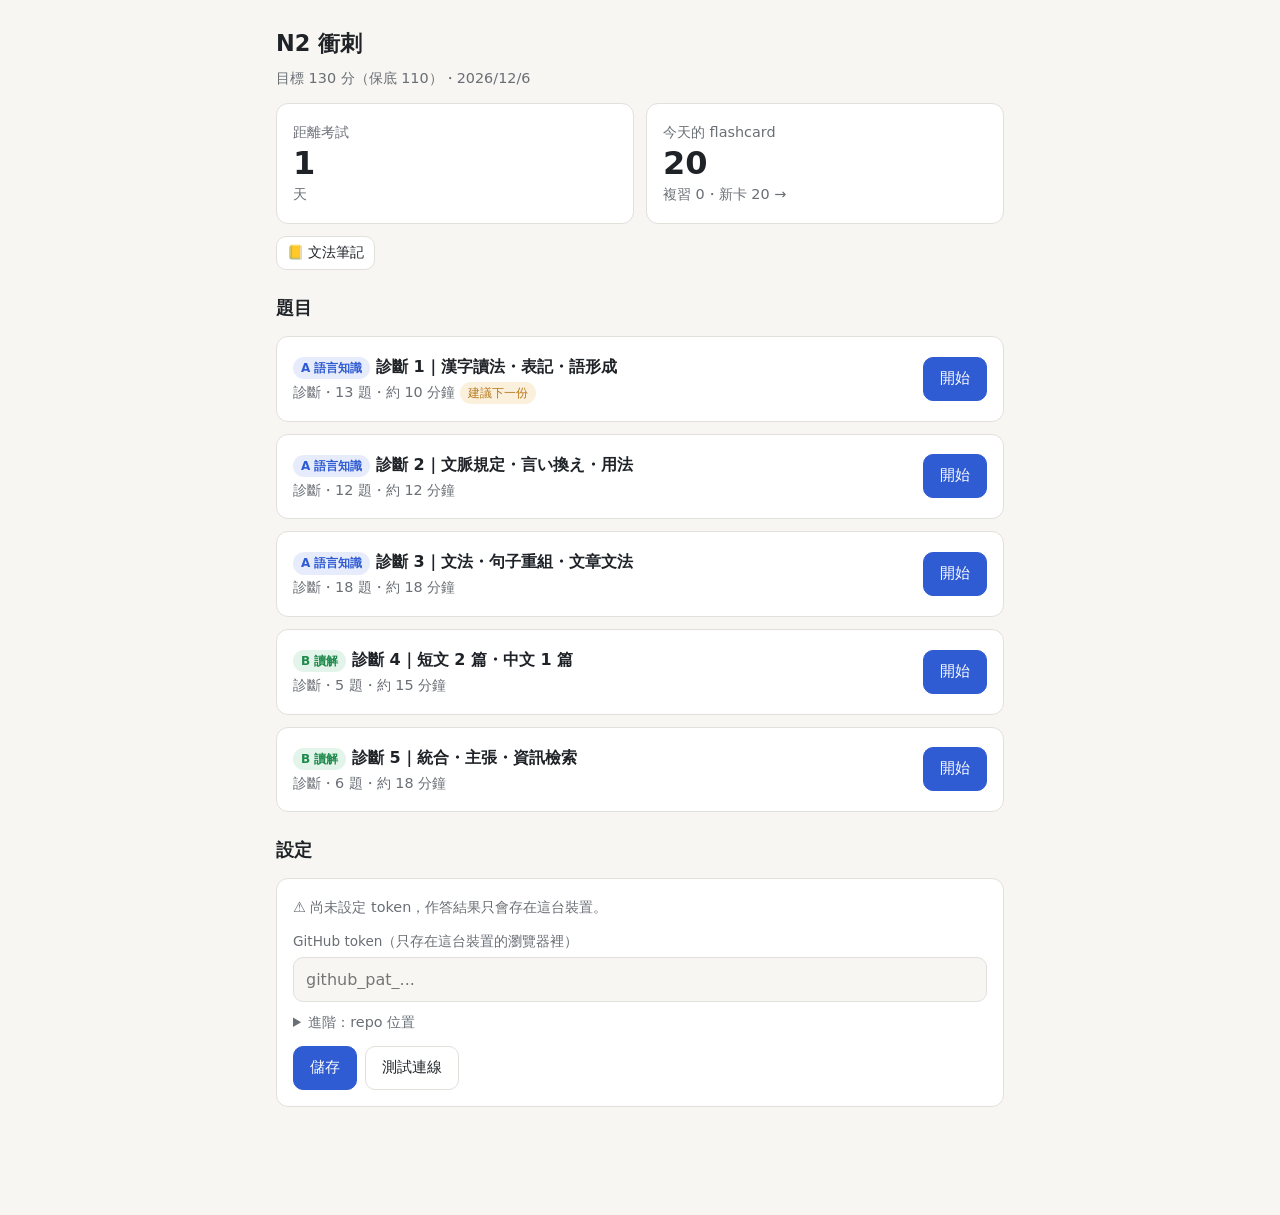
<file: index.html>
<!doctype html>
<html lang="ja">
<head>
<meta charset="utf-8">
<meta name="viewport" content="width=device-width, initial-scale=1, viewport-fit=cover">
<title>N2 衝刺</title>
<link rel="stylesheet" href="assets/style.css">
</head>
<body>
<div class="wrap">
  <h1>N2 衝刺</h1>
  <div class="muted">目標 130 分（保底 110）・2026/12/6</div>

  <div class="hero">
    <div class="card stat">
      <div class="muted">距離考試</div>
      <div class="num" id="days">–</div>
      <div class="muted">天</div>
    </div>
    <a class="card stat" href="cards.html" style="text-decoration:none;color:inherit">
      <div class="muted">今天的 flashcard</div>
      <div class="num" id="due">–</div>
      <div class="muted" id="due-detail">張待複習 →</div>
    </a>
  </div>

  <div class="row">
    <a class="btn small" href="https://github.com/shps961421-lang/n2-learning/blob/main/notes/grammar-notes.md">📒 文法筆記</a>
  </div>

  <div id="pending-box" class="card hidden">
    <div><b>有 <span id="pending-n"></span> 份作答結果還沒上傳</b></div>
    <div class="muted" id="pending-reason">按下面按鈕重新上傳。</div>
    <div class="row" style="margin-top:8px"><button class="btn primary" id="flush">重新上傳</button></div>
  </div>

  <h2>題目</h2>
  <div id="quizzes"><div class="muted">載入中…</div></div>

  <h2>設定</h2>
  <div class="card">
    <div id="token-status" class="muted"></div>
    <label for="token">GitHub token（只存在這台裝置的瀏覽器裡）</label>
    <input type="password" id="token" autocomplete="off" placeholder="github_pat_...">
    <details style="margin-top:8px">
      <summary class="muted">進階：repo 位置</summary>
      <label for="owner">owner</label>
      <input type="text" id="owner">
      <label for="repo">repo</label>
      <input type="text" id="repo">
    </details>
    <div class="row" style="margin-top:12px">
      <button class="btn primary" id="save">儲存</button>
      <button class="btn" id="test">測試連線</button>
    </div>
  </div>
</div>

<script src="assets/common.js"></script>
<script src="assets/srs.js"></script>
<script>
const TYPE_LABEL = { diagnostic: '診斷', daily: '每日', weekly: '週模考', mock: '模考', official: '官方' };
const CAT_LABEL = { A: 'A 語言知識', B: 'B 讀解', M: '模考' };

function renderConfig() {
  const cfg = getConfig();
  document.getElementById('owner').value = cfg.owner;
  document.getElementById('repo').value = cfg.repo;
  document.getElementById('token').value = cfg.token;
  document.getElementById('token-status').textContent = cfg.token
    ? '✓ 已設定 token，作答結果會自動上傳。'
    : '⚠ 尚未設定 token，作答結果只會存在這台裝置。';
}

document.getElementById('save').onclick = () => {
  saveConfig({
    owner: document.getElementById('owner').value.trim(),
    repo: document.getElementById('repo').value.trim(),
    token: document.getElementById('token').value.trim(),
  });
  renderConfig();
  toast('已儲存');
  if (Pending.list().length) Pending.flush().then(() => { renderPending(); loadQuizzes(); });
  else loadQuizzes();
};

document.getElementById('test').onclick = async () => {
  try {
    await GH.testConnection();
    toast('✓ 連線成功，可以寫入');
  } catch (e) {
    toast('✗ ' + e.message, 4000);
  }
};

document.getElementById('flush').onclick = async () => {
  const n = await Pending.flush();
  toast(Pending.list().length ? '✗ 上傳失敗，原因寫在上面' : `✓ 已上傳 ${n} 份`, 4000);
  renderPending();
  loadQuizzes();
};

function renderPending() {
  const n = Pending.list().length;
  document.getElementById('pending-box').classList.toggle('hidden', n === 0);
  document.getElementById('pending-n').textContent = n;
  const err = Pending.lastError();
  document.getElementById('pending-reason').textContent = err
    ? `原因：${err}。處理好之後按下面按鈕重新上傳。`
    : '按下面按鈕重新上傳。';
}

async function loadQuizzes() {
  const box = document.getElementById('quizzes');
  let list;
  try {
    list = await fetchJson('quizzes/index.json');
  } catch (e) {
    box.innerHTML = '';
    box.append(el('div', { class: 'card' }, '讀取題目清單失敗：' + e.message));
    return;
  }

  // 完成狀態：GitHub 上的結果 + 本機紀錄；同時找出最近一次做的是 A 還是 B
  const done = {};
  const catOf = Object.fromEntries(list.map(q => [q.id, q.cat]));
  let lastCat = null, lastStamp = '';
  try {
    for (const f of await GH.listDir('results')) {
      const [id, st] = f.name.replace(/\.json$/, '').split('__');
      if (!st) continue;
      done[id] = (done[id] || 0) + 1;
      if (st > lastStamp && catOf[id]) { lastStamp = st; lastCat = catOf[id]; }
    }
  } catch (e) {}
  for (const id of store.get('n2.doneLocal', [])) done[id] = done[id] || 1;
  const localLast = store.get('n2.lastDone', null);
  if (localLast && stamp(new Date(localLast.at)) > lastStamp) lastCat = localLast.cat;

  const todo = list.filter(q => !done[q.id]);
  const finished = list.filter(q => done[q.id]);
  const wantCat = lastCat === 'A' ? 'B' : lastCat === 'B' ? 'A' : null;
  const suggested = todo.find(q => store.get('n2.quiz.' + q.id, null))
    || (wantCat && todo.find(q => q.cat === wantCat))
    || todo[0];

  function item(q) {
    const inProgress = store.get('n2.quiz.' + q.id, null);
    let status;
    if (done[q.id]) status = el('span', { class: 'badge ok' }, '已完成');
    else if (inProgress) status = el('span', { class: 'badge warn' }, '作答中');
    else if (q === suggested) status = el('span', { class: 'badge warn' }, '建議下一份');
    else status = null;
    return el('div', { class: 'card quiz-item' },
      el('div', { class: 'grow' },
        el('div', { class: 'title' },
          q.cat ? el('span', { class: 'badge' + (q.cat === 'B' ? ' ok' : '') }, CAT_LABEL[q.cat] || q.cat) : null, ' ', q.title),
        el('div', { class: 'muted' },
          `${TYPE_LABEL[q.type] || q.type}・${q.count} 題` + (q.timeLimitMin ? `・約 ${q.timeLimitMin} 分鐘` : '') + ' ',
          status)),
      el('a', { class: 'btn ' + (done[q.id] ? '' : 'primary'), href: `quiz.html?id=${encodeURIComponent(q.id)}` },
        done[q.id] ? '再看一次' : inProgress ? '繼續' : '開始'));
  }

  box.innerHTML = '';
  if (!todo.length) box.append(el('div', { class: 'card muted' }, '題目都做完了！回到電腦說「檢討」，就會出新的題目。'));
  if (suggested) box.append(item(suggested));
  todo.filter(q => q !== suggested).forEach(q => box.append(item(q)));
  if (finished.length) {
    const det = el('details', { style: 'margin-top:12px' }, el('summary', { class: 'muted' }, `已完成（${finished.length}）`));
    finished.slice().reverse().forEach(q => det.append(item(q)));
    box.append(det);
  }
}

async function loadDue() {
  try {
    const deck = await fetchJson('cards/deck.json');
    const state = SRS.loadLocal();
    const q = SRS.buildQueue(deck, state);
    document.getElementById('due').textContent = q.due.length + q.fresh.length;
    document.getElementById('due-detail').textContent = `複習 ${q.due.length}・新卡 ${q.fresh.length} →`;
  } catch (e) {}
}

document.getElementById('days').textContent = daysUntilExam();
renderConfig();
renderPending();
loadQuizzes();
loadDue();
if (Pending.list().length) Pending.flush().then(() => { renderPending(); loadQuizzes(); });
</script>
</body>
</html>
</file>
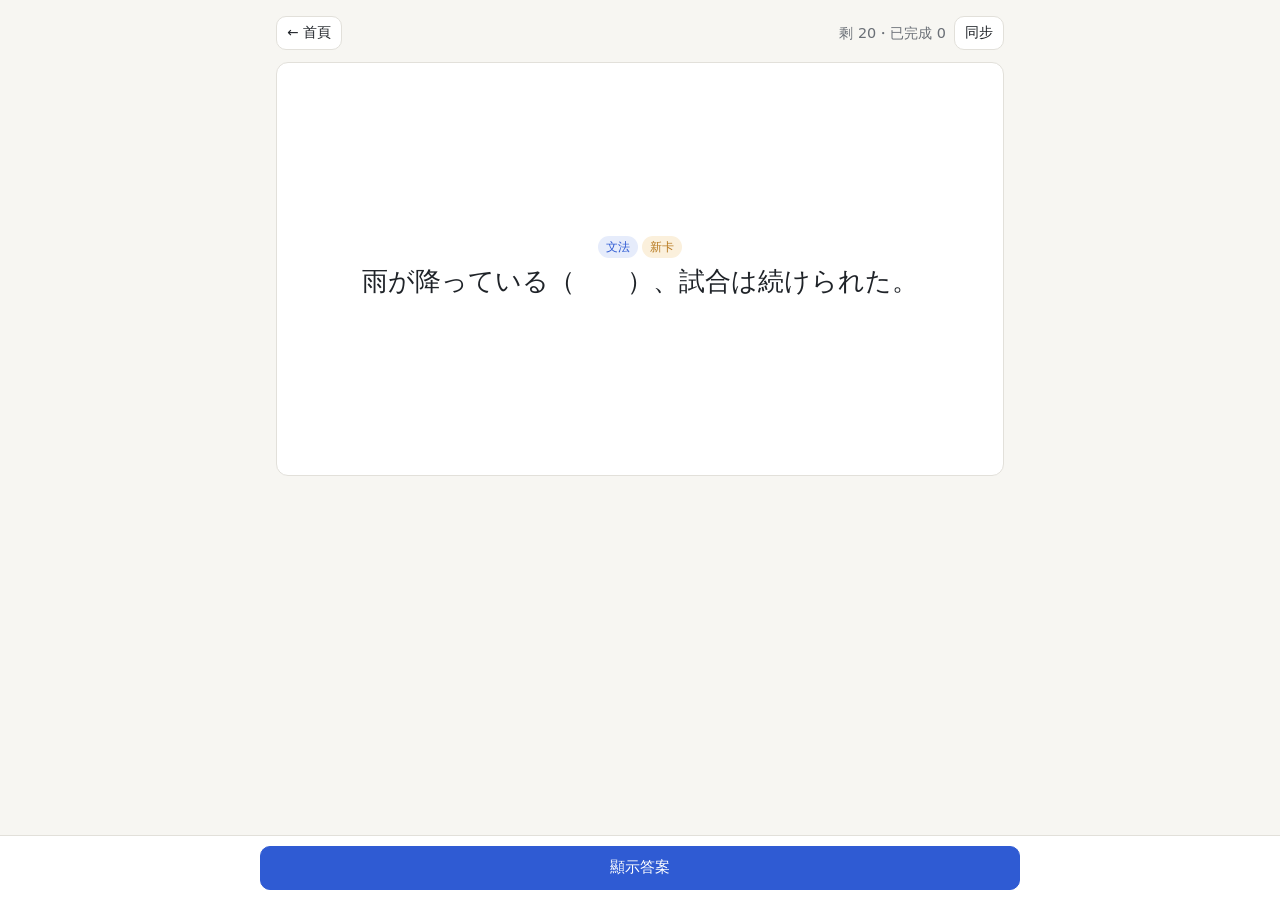
<file: cards.html>
<!doctype html>
<html lang="ja">
<head>
<meta charset="utf-8">
<meta name="viewport" content="width=device-width, initial-scale=1, viewport-fit=cover">
<title>N2 Flashcard</title>
<link rel="stylesheet" href="assets/style.css">
</head>
<body>
<div class="wrap">
  <div class="row">
    <a href="index.html" class="btn small">← 首頁</a>
    <div class="grow"></div>
    <span class="muted" id="counter"></span>
    <button class="btn small" id="sync">同步</button>
  </div>

  <div id="stage"><div class="card muted">載入中…</div></div>
</div>

<div class="bottombar" id="bar"><div class="inner" id="bar-inner"></div></div>

<script src="assets/common.js"></script>
<script src="assets/srs.js"></script>
<script>
const TYPE_LABEL = { grammar: '文法', 'vocab-read': '讀音', 'vocab-write': '寫法' };
let deck = [], state, queue = [], current = null, shown = false, reviewedSinceSync = 0, done = 0;

async function doSync(silent) {
  try {
    const r = await SRS.sync();
    state = SRS.loadLocal();
    reviewedSinceSync = 0;
    if (!silent) toast(r.ok ? '✓ 已同步' : r.reason === 'no-token' ? '未設定 token，只存在本機' : '同步衝突，請再試一次');
  } catch (e) {
    if (!silent) toast('同步失敗：' + e.message, 4000);
  }
}

document.getElementById('sync').onclick = () => doSync(false);
document.addEventListener('visibilitychange', () => {
  if (document.visibilityState === 'hidden' && reviewedSinceSync > 0) doSync(true);
});

function counter() {
  document.getElementById('counter').textContent = `剩 ${queue.length + (current ? 1 : 0)}・已完成 ${done}`;
}

function next() {
  current = queue.shift() || null;
  shown = false;
  render();
}

function render() {
  counter();
  const stage = document.getElementById('stage');
  const bar = document.getElementById('bar-inner');
  stage.innerHTML = '';
  bar.innerHTML = '';

  if (!current) {
    stage.append(el('div', { class: 'card fc' },
      el('div', { class: 'front' }, '🎉'),
      el('p', {}, done ? `今天的卡片完成了（${done} 張）` : '目前沒有需要複習的卡片'),
      el('p', { class: 'muted' }, '明天再來。')));
    bar.append(el('a', { class: 'btn primary', href: 'index.html' }, '回首頁'));
    if (reviewedSinceSync > 0) doSync(true);
    return;
  }

  const s = state.cards[current.id];
  const isNew = !s;
  const card = el('div', { class: 'card fc' },
    el('div', { class: 'muted' },
      el('span', { class: 'badge' }, TYPE_LABEL[current.type] || current.type), ' ',
      isNew ? el('span', { class: 'badge warn' }, '新卡') : null),
    el('div', { class: 'front', html: current.front }));
  if (shown) card.append(el('div', { class: 'back', html: current.back }));
  stage.append(card);

  if (!shown) {
    bar.append(el('button', { class: 'btn primary', onclick: () => { shown = true; render(); } }, '顯示答案'));
  } else {
    const rate = el('div', { class: 'rate grow' });
    [['again', 0, '忘了'], ['hard', 1, '模糊'], ['good', 2, '記得']].forEach(([cls, r, label]) => {
      rate.append(el('button', { class: 'btn ' + cls, onclick: () => answer(r) },
        label, el('small', {}, SRS.previewLabel(s, r))));
    });
    bar.append(rate);
  }
}

function answer(rating) {
  const prev = state.cards[current.id];
  if (!prev) {
    const today = localDateKey();
    state.newByDay[today] = (state.newByDay[today] || 0) + 1;
  }
  state.cards[current.id] = SRS.schedule(prev, rating);
  SRS.saveLocal(state);
  reviewedSinceSync++;
  if (rating === 0) queue.push(current); // 忘了的卡片本輪最後再出現一次
  else done++;
  if (reviewedSinceSync >= 10) doSync(true);
  next();
}

(async () => {
  try {
    deck = await fetchJson('cards/deck.json');
  } catch (e) {
    document.getElementById('stage').innerHTML = '';
    document.getElementById('stage').append(el('div', { class: 'card' }, '讀取卡片失敗：' + e.message));
    return;
  }
  await doSync(true);
  state = SRS.loadLocal();
  const q = SRS.buildQueue(deck, state);
  queue = [...q.due, ...q.fresh];
  next();
})();
</script>
</body>
</html>
</file>
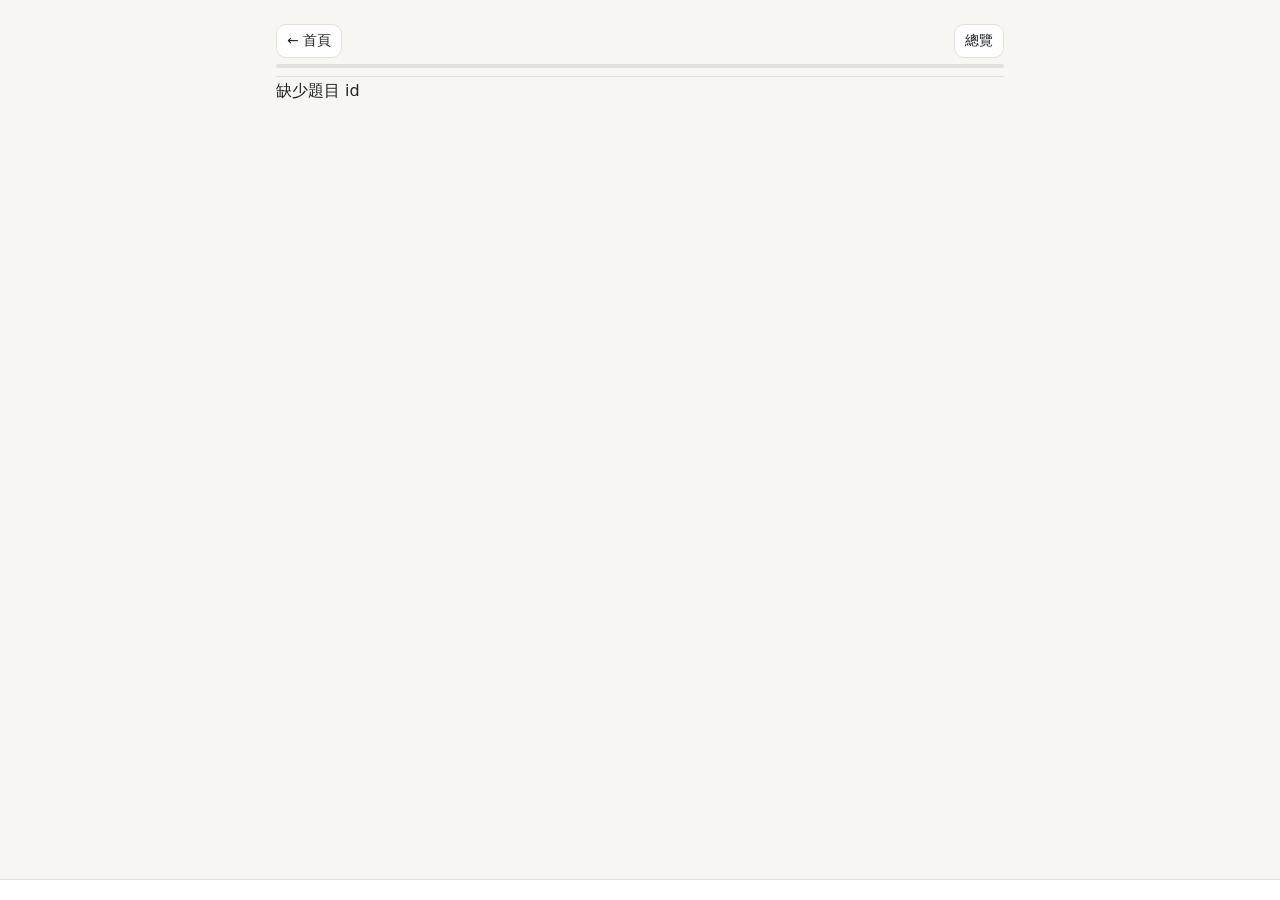
<file: quiz.html>
<!doctype html>
<html lang="ja">
<head>
<meta charset="utf-8">
<meta name="viewport" content="width=device-width, initial-scale=1, viewport-fit=cover">
<title>N2 作答</title>
<link rel="stylesheet" href="assets/style.css">
</head>
<body>
<div class="wrap">
  <div class="topbar" id="topbar">
    <div class="row">
      <a href="index.html" class="btn small">← 首頁</a>
      <div class="grow"></div>
      <span class="muted" id="pos"></span>
      <span class="timer muted" id="timer"></span>
      <button class="btn small" id="overview-btn">總覽</button>
    </div>
    <div class="progress"><div id="bar-fill" style="width:0"></div></div>
  </div>
  <div id="main"><div class="card muted">載入中…</div></div>
</div>

<div class="bottombar" id="bottombar"><div class="inner" id="bottom"></div></div>

<script src="assets/common.js"></script>
<script>
const CONF = [['sure', '確定'], ['guess', '猜的'], ['unknown', '不會']];
const CONF_LABEL = Object.fromEntries(CONF);
const FOCUS = [['focused', '很專注', 'sure'], ['ok', '還好', 'guess'], ['drifted', '後半段分心', 'unknown']];
const quizId = new URLSearchParams(location.search).get('id');
const KEY = 'n2.quiz.' + quizId;
const RESULT_KEY = 'n2.result.' + quizId;

let quiz, flat = [], st, view = 'question', shownAt = null, timerHandle = null;

// ---------- 狀態 ----------
function saveState() { store.set(KEY, st); }

function startClock() {
  shownAt = Date.now();
}
function stopClock() {
  if (shownAt == null || !flat[st.current]) return;
  const q = flat[st.current];
  const a = st.answers[q.id] || (st.answers[q.id] = { choice: null, confidence: null, timeMs: 0 });
  a.timeMs += Date.now() - shownAt;
  shownAt = null;
  saveState();
}

document.addEventListener('visibilitychange', () => {
  if (view !== 'question') return;
  if (document.visibilityState === 'hidden') {
    stopClock();
    st.activeMs = (st.activeMs || 0) + (Date.now() - (st.resumedAt || Date.now()));
    st.resumedAt = null;
    saveState();
  } else {
    st.resumedAt = Date.now();
    startClock();
  }
});

function activeMs() {
  return (st.activeMs || 0) + (st.resumedAt ? Date.now() - st.resumedAt : 0);
}

function tickTimer() {
  const t = document.getElementById('timer');
  const sec = activeMs() / 1000;
  const limit = (quiz.timeLimitMin || 0) * 60;
  t.textContent = limit ? `${fmtDuration(sec)} / ${quiz.timeLimitMin}:00` : fmtDuration(sec);
  t.classList.toggle('over', !!limit && sec > limit);
}

// ---------- 作答畫面 ----------
function goTo(i) {
  stopClock();
  st.current = Math.max(0, Math.min(flat.length - 1, i));
  saveState();
  view = 'question';
  render();
  startClock();
  window.scrollTo(0, 0);
}

function answered(q) {
  const a = st.answers[q.id];
  return a && a.choice != null && a.confidence != null;
}

function render() {
  const main = document.getElementById('main');
  const bottom = document.getElementById('bottom');
  main.innerHTML = '';
  bottom.innerHTML = '';
  const nDone = flat.filter(answered).length;
  document.getElementById('bar-fill').style.width = (nDone / flat.length * 100) + '%';
  document.getElementById('pos').textContent = view === 'question' ? `${st.current + 1} / ${flat.length}` : `${nDone} / ${flat.length}`;

  if (view === 'overview') return renderOverview(main, bottom);

  const q = flat[st.current];
  const sec = quiz.sections[q._s];
  const a = st.answers[q.id] || {};

  main.append(el('div', { class: 'section-title' }, sec.title));
  if (sec.instructions) main.append(el('div', { class: 'instructions' }, sec.instructions));
  if (sec.audio) main.append(el('audio', { controls: true, src: sec.audio, style: 'width:100%;margin-top:8px' }));
  if (sec.passage) main.append(el('div', { class: 'passage', html: sec.passage }));
  if (q.audio) main.append(el('audio', { controls: true, src: q.audio, style: 'width:100%;margin-top:8px' }));

  main.append(el('div', { class: 'prompt', html: q.prompt }));

  const choices = el('div', { class: 'choices' });
  q.choices.forEach((c, i) => {
    choices.append(el('button', {
      class: 'choice' + (a.choice === i ? ' selected' : ''),
      onclick: () => { setAnswer(q, 'choice', i); },
    }, el('span', { class: 'n' }, String(i + 1)), el('span', { html: c })));
  });
  main.append(choices);

  const conf = el('div', { class: 'confidence' });
  CONF.forEach(([k, label]) => {
    conf.append(el('button', {
      class: 'btn' + (a.confidence === k ? ' selected' : ''),
      'data-c': k,
      onclick: () => { setAnswer(q, 'confidence', k); },
    }, label));
  });
  main.append(el('div', { class: 'muted', style: 'margin-top:14px' }, '把握程度'));
  main.append(conf);

  bottom.append(el('button', { class: 'btn', disabled: st.current === 0, onclick: () => goTo(st.current - 1) }, '← 上一題'));
  if (st.current < flat.length - 1) {
    bottom.append(el('button', { class: 'btn primary', onclick: () => goTo(st.current + 1) }, '下一題 →'));
  } else {
    bottom.append(el('button', { class: 'btn primary', onclick: () => { stopClock(); view = 'overview'; render(); } }, '檢查並交卷'));
  }
}

function setAnswer(q, field, value) {
  const a = st.answers[q.id] || (st.answers[q.id] = { choice: null, confidence: null, timeMs: 0 });
  a[field] = value;
  saveState();
  // 兩者都選好就自動跳下一題
  const autoNext = a.choice != null && a.confidence != null && field === 'confidence' && st.current < flat.length - 1;
  if (autoNext) setTimeout(() => goTo(st.current + 1), 180);
  else render();
}

function renderOverview(main, bottom) {
  const missing = flat.filter(q => !answered(q)).length;
  main.append(el('h2', {}, '總覽'));
  main.append(el('div', { class: 'muted' }, missing ? `還有 ${missing} 題沒有完成（沒選答案或沒選把握程度）。點題號可以回去作答。` : '全部完成了，可以交卷。'));
  const grid = el('div', { class: 'grid-nav', style: 'margin-top:12px' });
  flat.forEach((q, i) => {
    grid.append(el('button', { class: (answered(q) ? 'done' : '') + (i === st.current ? ' current' : ''), onclick: () => goTo(i) }, String(i + 1)));
  });
  main.append(el('div', { class: 'card' }, grid));

  const submitBtn = el('button', { class: 'btn primary', disabled: !st.focus, onclick: submit }, '確定交卷');
  const focusRow = el('div', { class: 'confidence' });
  FOCUS.forEach(([k, label, c]) => {
    focusRow.append(el('button', {
      class: 'btn' + (st.focus === k ? ' selected' : ''), 'data-c': c,
      onclick: () => {
        st.focus = k;
        saveState();
        focusRow.querySelectorAll('.btn').forEach(b => b.classList.toggle('selected', b.textContent === label));
        submitBtn.disabled = false;
      },
    }, label));
  });
  const confirmBox = el('div', { class: 'card hidden', id: 'confirm' },
    el('div', {}, missing ? `確定要交卷嗎？沒完成的 ${missing} 題會算錯。` : '確定要交卷嗎？'),
    el('div', { class: 'muted', style: 'margin-top:10px' }, '這次專注度如何？'),
    focusRow,
    el('div', { class: 'row', style: 'margin-top:10px' },
      el('button', { class: 'btn', onclick: () => confirmBox.classList.add('hidden') }, '取消'),
      submitBtn));
  main.append(confirmBox);

  bottom.append(el('button', { class: 'btn', onclick: () => goTo(st.current) }, '← 回去作答'));
  bottom.append(el('button', { class: 'btn primary', onclick: () => { confirmBox.classList.remove('hidden'); confirmBox.scrollIntoView({ behavior: 'smooth' }); } }, '交卷'));
}

// ---------- 交卷 ----------
async function submit() {
  stopClock();
  const now = new Date();
  const answers = flat.map(q => {
    const a = st.answers[q.id] || {};
    const gradable = q.answer != null;
    return {
      qid: q.id, tag: q.tag, topic: q.topic || null, blindspot: q.blindspot || null,
      choice: a.choice ?? null, answer: q.answer ?? null,
      correct: gradable ? a.choice === q.answer : null,
      confidence: a.confidence || null,
      timeSec: Math.round((a.timeMs || 0) / 1000),
    };
  });
  const graded = answers.filter(a => a.correct != null);
  const result = {
    quizId, title: quiz.title, cat: quiz.cat || null, focus: st.focus || null,
    startedAt: st.startedAt, submittedAt: now.toISOString(), device: deviceLabel(),
    totalTimeSec: Math.round(activeMs() / 1000),
    score: graded.filter(a => a.correct).length, graded: graded.length, total: answers.length,
    answers,
  };

  const path = `results/${quizId}__${stamp(now)}.json`;
  const text = JSON.stringify(result, null, 1);
  Pending.add({ path, text, message: `result: ${quizId} ${result.score}/${result.graded}` });
  store.set(RESULT_KEY, result);
  store.remove(KEY);
  const doneLocal = store.get('n2.doneLocal', []);
  if (!doneLocal.includes(quizId)) store.set('n2.doneLocal', [...doneLocal, quizId]);
  if (quiz.cat) store.set('n2.lastDone', { id: quizId, cat: quiz.cat, at: now.toISOString() });

  view = 'result';
  clearInterval(timerHandle);
  renderResult(result, '上傳中…');

  await Pending.flush();
  const status = Pending.list().some(p => p.path === path)
    ? `⚠ 上傳失敗，結果先存在這台裝置。原因：${Pending.lastError() || '不明'}。處理好之後到首頁按「重新上傳」。`
    : '✓ 已上傳到 GitHub，回家說「檢討」就可以了。';
  renderResult(result, status);
}

function renderResult(result, uploadStatus) {
  document.getElementById('topbar').classList.add('hidden');
  const main = document.getElementById('main');
  const bottom = document.getElementById('bottom');
  main.innerHTML = '';
  bottom.innerHTML = '';

  main.append(el('h1', {}, quiz.title));
  const pct = result.graded ? Math.round(result.score / result.graded * 100) : 0;
  main.append(el('div', { class: 'card' },
    result.graded
      ? el('div', { class: 'score-big' }, `${result.score} / ${result.graded}`, el('span', { class: 'muted', style: 'font-size:1rem;margin-left:8px' }, `${pct}%`))
      : el('div', {}, '這份是答案卡，會在檢討時對答案。'),
    el('div', { class: 'muted' }, `用時 ${fmtDuration(result.totalTimeSec)}`),
    el('div', { style: 'margin-top:8px' }, uploadStatus)));

  // 各題型統計
  const byTag = {};
  result.answers.forEach(a => {
    const t = byTag[a.tag] || (byTag[a.tag] = { n: 0, ok: 0, lucky: 0, time: 0 });
    t.n++; t.time += a.timeSec;
    if (a.correct) t.ok++;
    if (a.correct && a.confidence !== 'sure') t.lucky++;
  });
  if (result.graded) {
    const tbody = el('tbody');
    for (const [tag, t] of Object.entries(byTag)) {
      tbody.append(el('tr', {},
        el('td', {}, tag),
        el('td', { class: 'num' }, `${t.ok}/${t.n}`),
        el('td', { class: 'num' }, t.lucky ? String(t.lucky) : '–'),
        el('td', { class: 'num' }, `${Math.round(t.time / t.n)}s`)));
    }
    main.append(el('h2', {}, '各題型'));
    main.append(el('div', { class: 'card table-scroll' }, el('table', { class: 'stats' },
      el('thead', {}, el('tr', {}, el('th', {}, '題型'), el('th', {}, '答對'), el('th', {}, '猜對'), el('th', {}, '平均時間'))),
      tbody)));
  }

  // 逐題簡易解
  let onlyIssues = true;
  const list = el('div');
  const toggle = el('button', { class: 'btn small' });
  function drawList() {
    list.innerHTML = '';
    toggle.textContent = onlyIssues ? '顯示全部題目' : '只看錯題和猜對';
    flat.forEach((q, i) => {
      const a = result.answers[i];
      const lucky = a.correct && a.confidence !== 'sure';
      if (onlyIssues && result.graded && a.correct && !lucky) return;
      const cls = a.correct == null ? '' : !a.correct ? 'wrong' : lucky ? 'lucky' : 'right';
      const mine = a.choice == null ? '（未作答）' : `${a.choice + 1}. ${q.choices[a.choice]}`;
      const box = el('div', { class: 'card rev ' + cls },
        el('div', { class: 'muted' }, `第 ${i + 1} 題・${q.tag}・`, el('span', {}, CONF_LABEL[a.confidence] || '未標記'), `・${a.timeSec}s`),
        el('div', { class: 'prompt', style: 'font-size:1.05rem;margin:6px 0', html: q.prompt }),
        el('div', { class: 'ans', html: `你的答案：${mine}` }));
      if (q.answer != null) {
        box.append(el('div', { class: 'ans', html: `正確答案：<b>${q.answer + 1}. ${q.choices[q.answer]}</b>` }));
      }
      if (q.explain) box.append(el('div', { class: 'explain', html: q.explain }));
      list.append(box);
    });
    if (!list.children.length) list.append(el('div', { class: 'card muted' }, '全部答對而且都有把握 🎉'));
  }
  toggle.onclick = () => { onlyIssues = !onlyIssues; drawList(); };
  main.append(el('div', { class: 'row', style: 'margin-top:24px' }, el('h2', { class: 'grow', style: 'margin:0' }, '簡易解'), toggle));
  main.append(list);
  drawList();

  bottom.append(el('a', { class: 'btn primary', href: 'index.html' }, '回首頁'));
  bottom.append(el('button', { class: 'btn', onclick: retake }, '重新作答'));
}

function retake() {
  store.remove(RESULT_KEY);
  location.reload();
}

// ---------- 啟動 ----------
(async () => {
  if (!quizId) { document.getElementById('main').textContent = '缺少題目 id'; return; }
  try {
    quiz = await fetchJson(`quizzes/${quizId}.json`);
  } catch (e) {
    document.getElementById('main').textContent = '讀取題目失敗：' + e.message;
    return;
  }
  document.title = quiz.title;
  quiz.sections.forEach((s, si) => s.questions.forEach(q => flat.push({ ...q, _s: si })));

  const prevResult = store.get(RESULT_KEY, null);
  if (prevResult) {
    view = 'result';
    renderResult(prevResult, Pending.list().some(p => p.path.includes(quizId + '__')) ? '⚠ 尚未上傳' : '');
    return;
  }

  st = store.get(KEY, null) || { startedAt: new Date().toISOString(), current: 0, answers: {}, activeMs: 0 };
  st.resumedAt = Date.now();
  saveState();
  document.getElementById('overview-btn').onclick = () => { stopClock(); view = 'overview'; render(); };
  render();
  startClock();
  tickTimer();
  timerHandle = setInterval(tickTimer, 1000);
})();
</script>
</body>
</html>
</file>
<file: assets/style.css>
:root {
  --bg: #f7f6f2;
  --surface: #ffffff;
  --text: #1f2328;
  --muted: #6a6f76;
  --line: #e2e0da;
  --accent: #2f5bd3;
  --accent-soft: #e6ecfb;
  --ok: #1f8a4c;
  --ok-soft: #e3f4ea;
  --bad: #c2372b;
  --bad-soft: #fbe7e4;
  --warn: #b7791f;
  --warn-soft: #fbf0dc;
  --radius: 12px;
  --jp: "Hiragino Sans", "Yu Gothic UI", "Meiryo", "Noto Sans JP", system-ui, sans-serif;
  color-scheme: light;
}

@media (prefers-color-scheme: dark) {
  :root {
    --bg: #15171a;
    --surface: #1e2125;
    --text: #e8e6e1;
    --muted: #9aa0a6;
    --line: #33373d;
    --accent: #7ea2ff;
    --accent-soft: #232d45;
    --ok: #5cc98a;
    --ok-soft: #1c3326;
    --bad: #f07b6f;
    --bad-soft: #3a2220;
    --warn: #e0b060;
    --warn-soft: #3a3020;
    color-scheme: dark;
  }
}

* { box-sizing: border-box; }

body {
  margin: 0;
  background: var(--bg);
  color: var(--text);
  font-family: var(--jp);
  font-size: 16px;
  line-height: 1.7;
  -webkit-text-size-adjust: 100%;
}

.wrap {
  max-width: 760px;
  margin: 0 auto;
  padding: 16px 16px calc(96px + env(safe-area-inset-bottom, 0px));
}

h1 { font-size: 1.4rem; margin: 8px 0 4px; }
h2 { font-size: 1.1rem; margin: 24px 0 8px; }
a { color: var(--accent); }
.muted { color: var(--muted); font-size: .9rem; }
.hidden { display: none !important; }

.card {
  background: var(--surface);
  border: 1px solid var(--line);
  border-radius: var(--radius);
  padding: 16px;
  margin: 12px 0;
}

.btn {
  display: inline-flex;
  align-items: center;
  justify-content: center;
  gap: 6px;
  min-height: 44px;
  padding: 8px 16px;
  border-radius: 10px;
  border: 1px solid var(--line);
  background: var(--surface);
  color: var(--text);
  font: inherit;
  font-size: .95rem;
  cursor: pointer;
  text-decoration: none;
}
.btn:disabled { opacity: .45; cursor: default; }
.btn.primary { background: var(--accent); border-color: var(--accent); color: #fff; }
.btn.small { min-height: 34px; padding: 4px 10px; font-size: .85rem; }
.row { display: flex; gap: 8px; flex-wrap: wrap; align-items: center; }
.grow { flex: 1; }

input[type=text], input[type=password] {
  width: 100%;
  min-height: 44px;
  padding: 8px 12px;
  border: 1px solid var(--line);
  border-radius: 10px;
  background: var(--bg);
  color: var(--text);
  font: inherit;
}
label { display: block; font-size: .85rem; color: var(--muted); margin: 10px 0 4px; }

.badge {
  display: inline-block;
  padding: 1px 8px;
  border-radius: 999px;
  font-size: .75rem;
  background: var(--accent-soft);
  color: var(--accent);
  white-space: nowrap;
}
.badge.ok { background: var(--ok-soft); color: var(--ok); }
.badge.bad { background: var(--bad-soft); color: var(--bad); }
.badge.warn { background: var(--warn-soft); color: var(--warn); }

/* ---------- 首頁 ---------- */
.hero { display: flex; gap: 12px; flex-wrap: wrap; }
.stat { flex: 1 1 140px; }
.stat .num { font-size: 2rem; font-weight: 700; line-height: 1.2; font-variant-numeric: tabular-nums; }
.quiz-item { display: flex; gap: 12px; align-items: center; justify-content: space-between; flex-wrap: wrap; }
.quiz-item .title { font-weight: 600; }

/* ---------- 作答 ---------- */
.topbar {
  position: sticky;
  top: env(safe-area-inset-top, 0px);
  z-index: 5;
  background: var(--bg);
  padding: 8px 0;
  border-bottom: 1px solid var(--line);
}
.progress { height: 4px; background: var(--line); border-radius: 2px; overflow: hidden; margin-top: 6px; }
.progress > div { height: 100%; background: var(--accent); transition: width .2s; }
.timer { font-variant-numeric: tabular-nums; }
.timer.over { color: var(--bad); font-weight: 700; }

.section-title { font-weight: 700; margin-top: 12px; }
.instructions { font-size: .9rem; color: var(--muted); }
.passage {
  background: var(--surface);
  border: 1px solid var(--line);
  border-left: 4px solid var(--accent);
  border-radius: var(--radius);
  padding: 14px 16px;
  margin: 12px 0;
  max-height: 55vh;
  overflow-y: auto;
  line-height: 1.9;
}
.passage p { margin: 0 0 .8em; text-indent: 1em; }
.passage .noindent, .passage h3 { text-indent: 0; }
.passage h3 { font-size: 1rem; margin: .8em 0 .4em; }
.passage table { border-collapse: collapse; width: 100%; font-size: .85rem; }
.passage th, .passage td { border: 1px solid var(--line); padding: 4px 6px; text-align: left; vertical-align: top; }
.table-scroll { overflow-x: auto; }

.prompt { font-size: 1.15rem; margin: 16px 0; line-height: 1.9; }
.prompt u { text-decoration-thickness: 2px; text-underline-offset: 4px; }
.choices { display: grid; gap: 8px; }
.choice {
  display: flex;
  gap: 10px;
  align-items: flex-start;
  text-align: left;
  width: 100%;
  padding: 12px 14px;
  border: 2px solid var(--line);
  border-radius: 10px;
  background: var(--surface);
  color: var(--text);
  font: inherit;
  font-size: 1.05rem;
  cursor: pointer;
}
.choice .n { color: var(--muted); font-variant-numeric: tabular-nums; min-width: 1.2em; }
.choice.selected { border-color: var(--accent); background: var(--accent-soft); }

.confidence { display: grid; grid-template-columns: repeat(3, 1fr); gap: 8px; margin-top: 14px; }
.confidence .btn.selected { border-width: 2px; }
.confidence .btn[data-c=sure].selected { border-color: var(--ok); background: var(--ok-soft); color: var(--ok); }
.confidence .btn[data-c=guess].selected { border-color: var(--warn); background: var(--warn-soft); color: var(--warn); }
.confidence .btn[data-c=unknown].selected { border-color: var(--bad); background: var(--bad-soft); color: var(--bad); }

.bottombar {
  position: fixed;
  left: 0; right: 0; bottom: 0;
  background: var(--surface);
  border-top: 1px solid var(--line);
  padding: 10px 16px calc(10px + env(safe-area-inset-bottom, 0px));
  z-index: 6;
}
.bottombar .inner { max-width: 760px; margin: 0 auto; display: flex; gap: 8px; }
.bottombar .btn { flex: 1; }

.grid-nav { display: grid; grid-template-columns: repeat(auto-fill, minmax(44px, 1fr)); gap: 6px; }
.grid-nav button {
  min-height: 40px;
  border-radius: 8px;
  border: 1px solid var(--line);
  background: var(--surface);
  color: var(--text);
  font: inherit;
  font-size: .85rem;
  cursor: pointer;
}
.grid-nav button.done { background: var(--accent-soft); border-color: var(--accent); }
.grid-nav button.current { outline: 2px solid var(--accent); }

/* ---------- 結果 ---------- */
.score-big { font-size: 2.6rem; font-weight: 800; font-variant-numeric: tabular-nums; }
table.stats { width: 100%; border-collapse: collapse; font-size: .9rem; }
table.stats th, table.stats td { padding: 6px 8px; border-bottom: 1px solid var(--line); text-align: left; }
table.stats td.num { text-align: right; font-variant-numeric: tabular-nums; }
.rev { border-left: 4px solid var(--line); }
.rev.wrong { border-left-color: var(--bad); }
.rev.lucky { border-left-color: var(--warn); }
.rev.right { border-left-color: var(--ok); }
.rev .ans { font-size: .95rem; margin-top: 6px; }
.rev .explain { margin-top: 8px; padding-top: 8px; border-top: 1px dashed var(--line); font-size: .95rem; }

/* ---------- flashcard ---------- */
.fc {
  min-height: 46vh;
  display: flex;
  flex-direction: column;
  justify-content: center;
  text-align: center;
}
.fc .front { font-size: 1.6rem; line-height: 1.8; }
.fc .back { margin-top: 16px; padding-top: 16px; border-top: 1px solid var(--line); text-align: left; font-size: 1rem; }
.fc .back h4 { margin: 10px 0 2px; font-size: .85rem; color: var(--muted); }
.fc .back p { margin: 0 0 6px; }
.rate { display: grid; grid-template-columns: repeat(3, 1fr); gap: 8px; }
.rate .btn { flex-direction: column; gap: 0; line-height: 1.3; }
.rate .btn small { color: var(--muted); font-size: .75rem; }
.rate .again { border-color: var(--bad); color: var(--bad); }
.rate .hard { border-color: var(--warn); color: var(--warn); }
.rate .good { border-color: var(--ok); color: var(--ok); }

.toast {
  position: fixed;
  left: 50%;
  bottom: calc(90px + env(safe-area-inset-bottom, 0px));
  transform: translateX(-50%);
  background: var(--text);
  color: var(--bg);
  padding: 8px 16px;
  border-radius: 999px;
  font-size: .9rem;
  z-index: 20;
  max-width: calc(100% - 32px);
}
</file>
